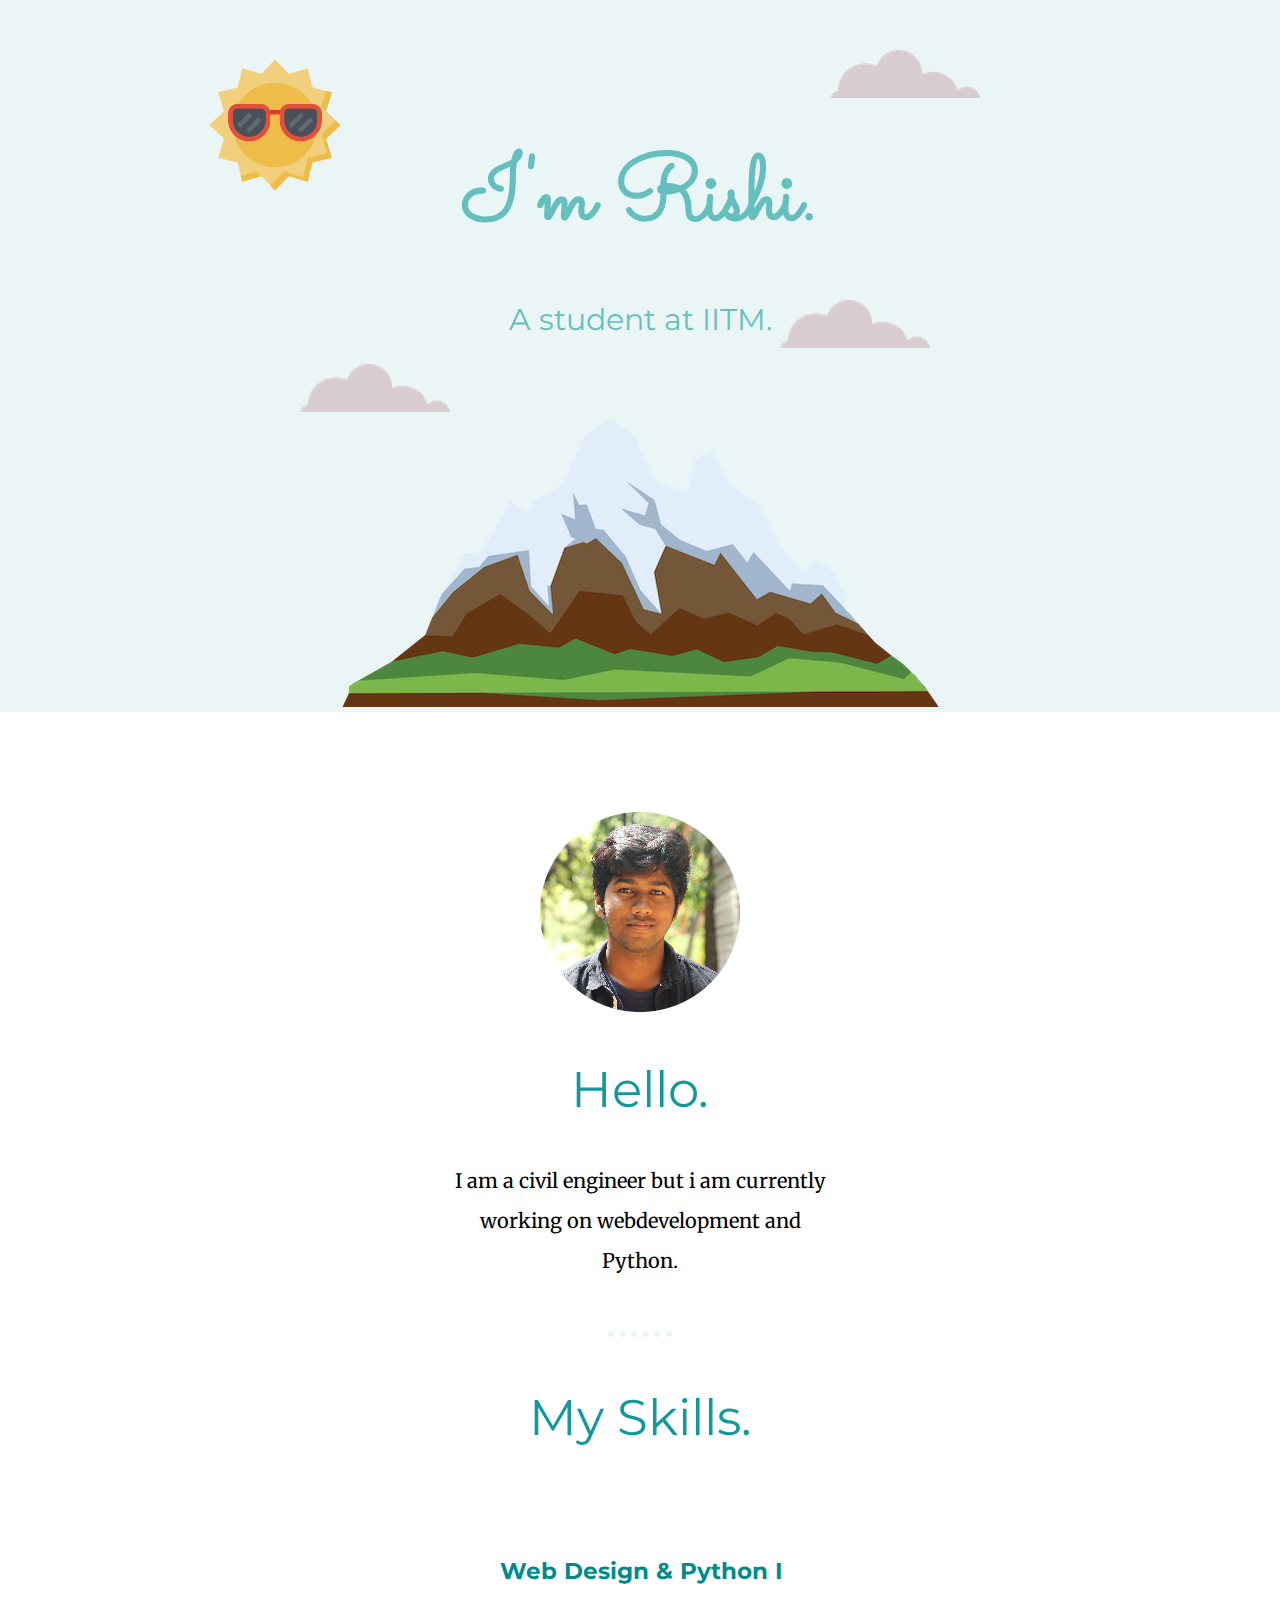
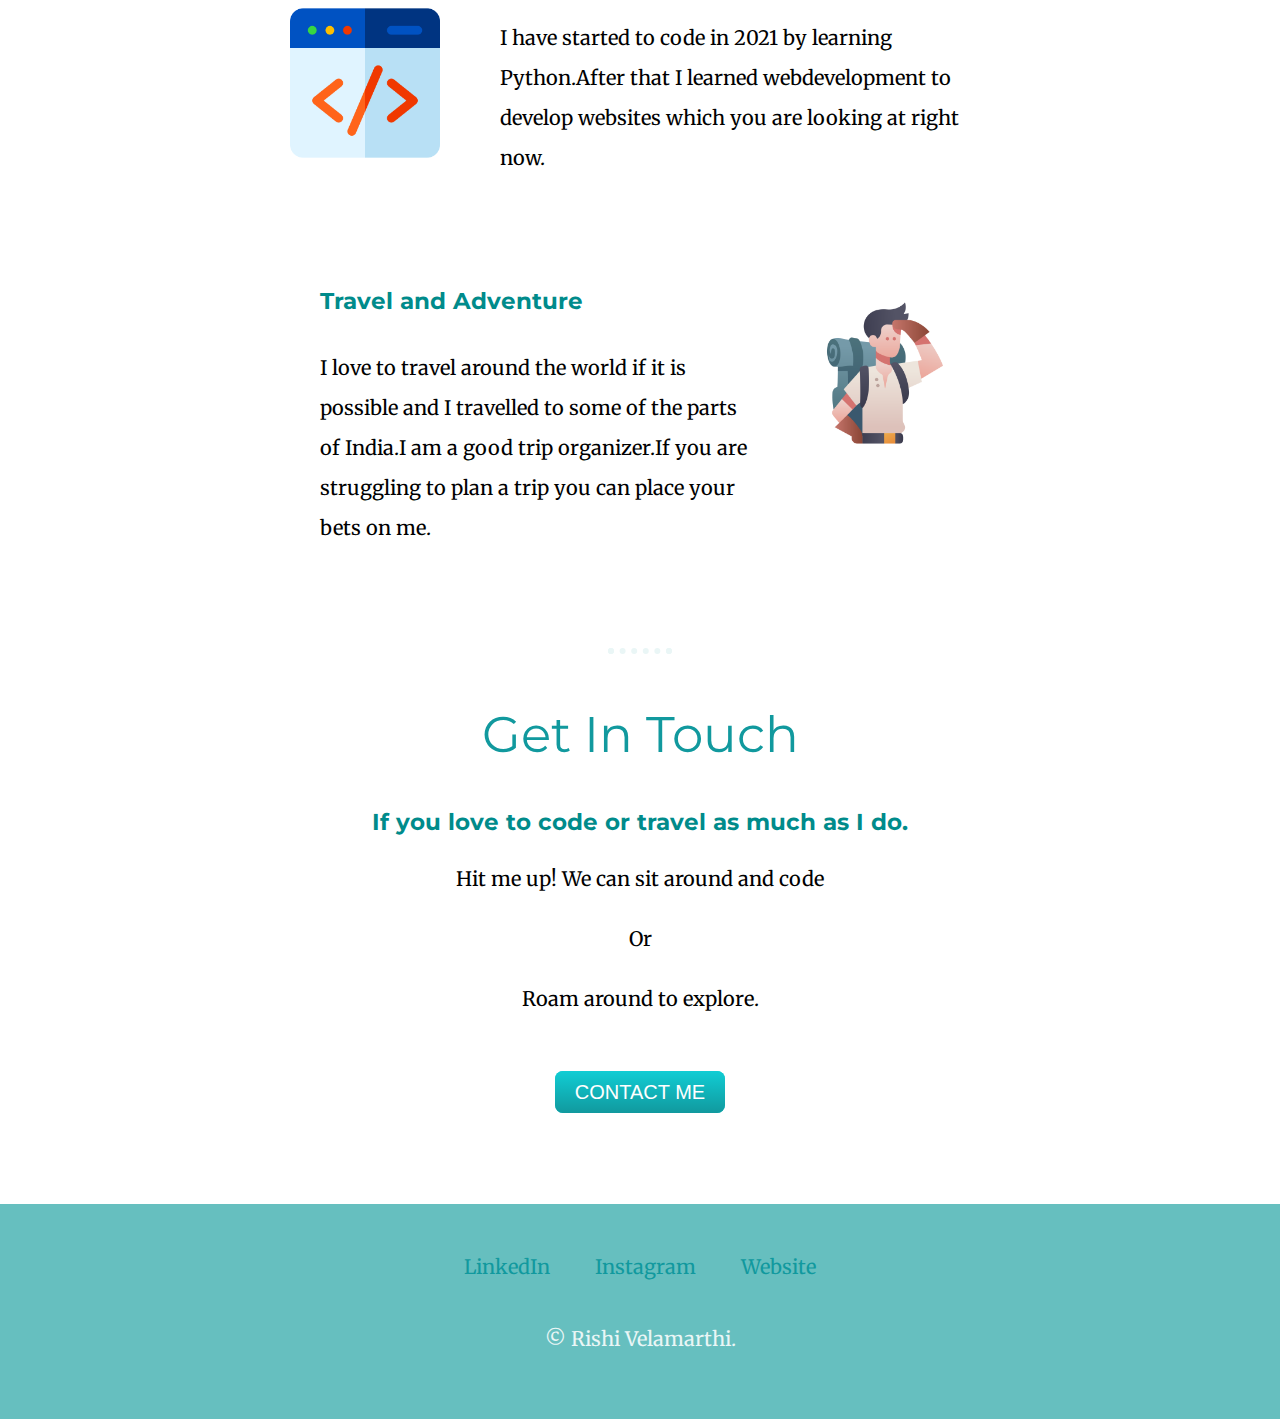
<file: index.html>
<!DOCTYPE html>
<html lang="en" dir="ltr">
  <head>
    <meta charset="utf-8">
    <title>Rishi's second site</title>
    <link rel="stylesheet" href="styles.css">
    <link rel='icon' href="favicon.ico">
    <link rel="preconnect" href="https://fonts.googleapis.com">
<link rel="preconnect" href="https://fonts.gstatic.com" crossorigin>
<link href="https://fonts.googleapis.com/css2?family=Merriweather&family=Montserrat&family=Sacramento&display=swap" rel="stylesheet">
  </head>
  <body>
    <div class="zero">
      <img class='cloud-1' src="cloud.png" alt="">
      <img class='sun' src="sun.png" alt="sun-image">
      <h1>I'm Rishi.</h1>
      <h1 class="para">A student at IITM.</h1>
      <img class='cloud-2' src="cloud.png" alt="">
      <img class='mountain' src="mountain.png" alt="">
        <img class='cloud-3' src="cloud.png" alt="">
    </div>

    <div class="one">
      <div class="profile">
        <img class='profilepic' src="Rishi's-profile.jpg" alt="Rishi's-profile.JPG">
        <h2>Hello.</h2>
        <p class='intro' >I am a civil engineer but i am currently working on webdevelopment and Python.</p>
      </div>
      <hr>
      <div class="skills">
        <h2>My Skills.</h2>
        <div class="skill-row">
          <img class="image" src="web-development.png" alt="Python-icon">
          <h3>Web Design & Python I</h3>
          <p>I have started to code in 2021 by learning Python.After that I learned webdevelopment to develop websites which you are looking at right now.</p>
        </div>
        <div class="skill-row">
          <img class="image-right" src="adventurer.png" alt="adventure-icon">
          <h3>Travel and Adventure</h3>
          <p>I love to travel around the world if it is possible and I travelled to some of the parts of India.I am a good trip organizer.If you are struggling to plan a trip you can place your bets on me.</p>
        </div>
      </div>
      <hr>
      <div class="contact-me">
        <h2>Get In Touch</h2>
        <h3>If you love to code or travel as much as I do.</h3>
        <p>Hit me up! We can sit around and code</p>
        <p>Or</p>
          <p  class='contact-message'>Roam around to explore.</p>
        <a class="btn" href="mailto:rishibabu009@email.com">CONTACT ME</a>
      </div>
    </div>


    <div class="two">
      <a class="linkedin" href="https://www.linkedin.com/in/rishi-velamarthi-11380a204">LinkedIn</a>
      <a class="Instagram" href="https://instagram.com/rishi_velamarthi?utm_medium=copy_link">Instagram</a>
      <a class="footer-link" href="dummy-website.html">Website</a>
      <p class='copy'>© Rishi Velamarthi.</p>
    </div>

  </body>
</html>
</file>
<file: styles.css>
body {
  margin: 0;
  text-align: center;
  font-family:'Merriweather', serif;
  font-size: 20px;

}
h2 {
  font-family: 'Montserrat', sans-serif;
  font-weight: normal;
  color:#11999e;
  font-size: 2.5em;
}

h3 {
  font-family: "Montserrat", sans-serif;
  color: #008b8b;
}

hr {
  border: dotted #eaf6f6 6px;
  border-bottom: none;
  width: 4%;
  margin: 50px auto 50px auto;
}

.intro {
  width: 30%;
  margin: auto;
}
.zero {
  padding: 50px;
  position: relative;
  background-color: #eaf6f6;
  padding-bottom: 0;
}
.sun {
  position: absolute;
  height:150px;
  width: 150px;
  left: 200px

}
.cloud-3 {
  position: absolute;
  right: 350px;
  top: 300px;

}
.cloud-2 {
  position: absolute;
  left: 300px;
  bottom: 300px;

}
.cloud-1
{
  position: absolute;
  right: 300px;
  top : 50px;
}
.one {
}

.profilepic {
  margin-top: 100px;
}
.two {
  background-color: white;
}

p {
  line-height: 2;
}
h1 {
  font-family: 'Sacramento', cursive;
  font-size: 5.625rem;
  margin: 60px auto 0 auto;
  line-height: 2;
  color: #66bfbf;
}
.para {
  font-size: 30px;
  font-family: 'Montserrat',sans-serif;
  color: #66bfbf;
  font-weight: normal;
  margin-top: 0;
}

.skill-row {
  width: 50%;
  margin: 100px auto 100px auto;
  text-align: left;
  line-height: 2;

}


.image {
  float: left;
  margin-right: 30px;
  width: 150px;
  height: 150px;
  margin-bottom: 70px;
  position: relative;
  top: 60px;
  right: 30px;
}

.image-right {
  float: right;
  padding-left: 50px;
  margin-bottom: 50px;
  position: relative;
  top: 20px;
   width: 150px;
  height: 150px;

}
.two {
  margin-top: 100px;
}
.contact-message {

  width: 40%;
  margin: 20px auto 60px;
}
.btn {
  background: #11CDD4;
  background-image: -webkit-linear-gradient(top, #11CDD4, #11999E);
  background-image: -moz-linear-gradient(top, #11CDD4, #11999E);
  background-image: -ms-linear-gradient(top, #11CDD4, #11999E);
  background-image: -o-linear-gradient(top, #11CDD4, #11999E);
  background-image: linear-gradient(to bottom, #11CDD4, #11999E);
  -webkit-border-radius: 8;
  -moz-border-radius: 8;
  border-radius: 8px;
  font-family: Arial;
  color: #ffffff;
  font-size: 20px;
  padding: 10px 20px 10px 20px;
  text-decoration: none;
}

.btn:hover {
  background: #30E3CB;
  background-image: -webkit-linear-gradient(top, #30E3CB, #2BC4AD);
  background-image: -moz-linear-gradient(top, #30E3CB, #2BC4AD);
  background-image: -ms-linear-gradient(top, #30E3CB, #2BC4AD);
  background-image: -o-linear-gradient(top, #30E3CB, #2BC4AD);
  background-image: linear-gradient(to bottom, #30E3CB, #2BC4AD);
  text-decoration: none;
}
a {
  color: #11999e;
  margin: 10px 20px ;
  text-decoration: none;

}
a:hover {
  color: #eaf6f6;
}

.two {
  background-color: #66bfbf;
  padding: 50px 0 20px;
}
.copy {
  color: #eaf6f6;
  padding: 20px 0;
}
</file>
